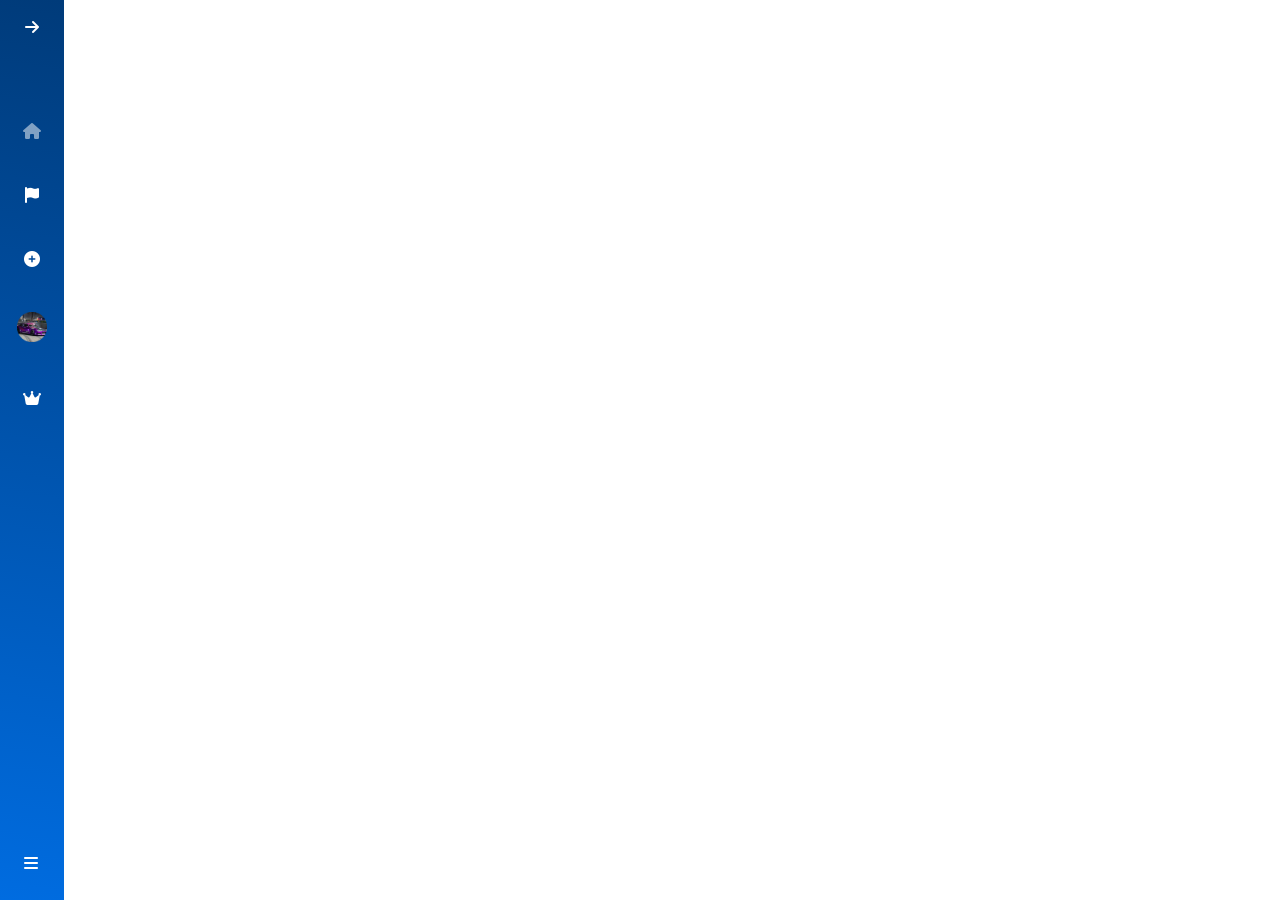
<file: public/index.html>
<!DOCTYPE html>
<html lang="en">

<head>
    <meta charset="UTF-8">
    <meta name="viewport" content="width=device-width, initial-scale=1.0">
    <title>Document</title>
    <link rel="preconnect" href="https://fonts.googleapis.com">
    <link rel="preconnect" href="https://fonts.gstatic.com" crossorigin>

    <link rel="stylesheet" href="./assets/css/style.css">
    <link rel="stylesheet" href="https://cdnjs.cloudflare.com/ajax/libs/font-awesome/6.6.0/css/all.min.css"
        integrity="sha512-Kc323vGBEqzTmouAECnVceyQqyqdsSiqLQISBL29aUW4U/M7pSPA/gEUZQqv1cwx4OnYxTxve5UMg5GT6L4JJg=="
        crossorigin="anonymous" referrerpolicy="no-referrer" />
    <link
        href="https://fonts.googleapis.com/css2?family=Roboto:ital,wght@0,100;0,300;0,400;0,500;0,700;0,900;1,100;1,300;1,400;1,500;1,700;1,900&family=Russo+One&display=swap"
        rel="stylesheet">
    
    <style>
        .material-symbols-outlined {
            font-variation-settings: 'FILL' 0, 'wght' 400, 'GRAD' 0, 'opsz' 24;
        }

        /* Estilos para esconder o texto quando a navbar está fechada */
        .navbar-item-text {
            display: none;
        }

        /* Estilos para mostrar o texto apenas quando a navbar está aberta */
        .navbar-open .navbar-item-text {
            display: inline; /* Mostra o texto quando a navbar está aberta */
        }

        .navbar-open .navbar-item-icon {
            display: inline; /* Mantenha o ícone visível */
        }

        .navbar-item-icon {
            display: none; /* Esconde o ícone quando a navbar está fechada */
        }

        .navbar-closed .navbar-item-icon {
            display: inline; /* Mostra o ícone quando a navbar está fechada */
        }
    </style>
</head>

<body>

    <header class="relative">
        <div class="fixed top-0 left-0">
            <nav id="side-menu" class="h-screen w-16 bgGradienteVertical py-4 navbar-closed">
                <ul class="h-full flex flex-col text-white">
                    <div id="arrow-container" class="flex flex-col items-center w-full px-4">
                        <div class="flex justify-end">
                            <li class="group group-duration-200 relative">
                                <i id="arrow" class="fa-solid fa-arrow-right cursor-pointer close"></i>
                                <span id="tooltip" class="hidden arrow absolute left-8 top-1/2 transform -translate-y-1/2 bg-[#16161D] text-white text-sm rounded-lg p-2 opacity-0 transition-opacity duration-200">Abrir</span>
                            </li>
                        </div>
                        <h1 id="logo" class="hidden text-3xl font-russo mt-[4rem]"><span class="text-colorLogo">Pedal</span> Events</h1>
                    </div>

                    <div id="container-items" class="flex flex-col items-center p-4 space-y-10 mt-[4rem]">
                        <li class="group group-duration-200 relative cursor-pointer icon-faded">
                            <a href="./index.html">
                                <i class="fa-solid fa-house"></i>
                                <span id="liSpans" class="hidden">Home</span>
                            </a>
                            <span id="Tooltip" class="hidden absolute left-8 top-1/2 transform -translate-y-1/2 bg-[#16161D] text-white text-sm rounded-lg p-2 opacity-0 transition-opacity duration-200">Home</span>
                        </li>
                        <li class="group relative cursor-pointer">
                            <a href="./eventos.html">
                                <i class="fa-solid fa-flag"></i>
                                <span id="liSpans" class="hidden">Eventos</span>
                            </a>
                            <span id="Tooltip" class="hidden absolute left-8 top-1/2 transform -translate-y-1/2 bg-[#16161D] text-white text-sm rounded-lg p-2 opacity-0 transition-opacity duration-200">Eventos</span>
                        </li>

                        <li id="liCriar" class="group relative cursor-pointer">
                            <a href="#">
                                <i class="fa-solid fa-circle-plus"></i>
                                <span id="liSpans" class="hidden">Criar</span>
                            </a>
                            <span id="Tooltip" class="hidden absolute left-8 top-1/2 transform -translate-y-1/2 bg-[#16161D] text-white text-sm rounded-lg p-2 opacity-0 transition-opacity duration-200">Criar</span>
                            <!-- Caixa do criar -->
                            <div id="create" class="hidden absolute w-32 rounded-xl text-center left-8 top-1/2 transform -translate-y-1/2 bg-[#16161D]">
                                <ul>
                                    <div class="">
                                        <li class="p-2 duration-200 hover:opacity-80"><a href="">Criar Pedal</a></li>
                                    </div>
                                </ul>
                            </div>
                        </li>

                        <li class="group relative cursor-pointer">
                            <a href="./perfil.html">
                                <img id="perfilImg" class="w-[25px] h-[25px] md:w-[30px] md:h-[30px] inline" src="./assets/img/person-img.png" alt="">
                                <span id="liSpans" class="hidden">Perfil</span>
                            </a>
                            <span id="Tooltip" class="hidden absolute left-8 top-1/2 transform -translate-y-1/2 bg-[#16161D] text-white text-sm rounded-lg p-2 opacity-0 transition-opacity duration-200">Perfil</span>
                        </li>
                    </div>

                    <!-- Ícone Premium em Posição Própria -->
                    <div id="container-premium" class="flex flex-col items-center mt-4 p-4">
                        <li class="group relative cursor-pointer">
                            <a href="./premium.html" class="flex items-center">
                                <i class="fa-solid fa-crown navbar-item-icon"></i>
                                <span id="liSpans" class="navbar-item-text">Premium</span>
                            </a>
                            <span id="Tooltip" class="hidden absolute left-8 top-1/2 transform -translate-y-1/2 bg-[#16161D] text-white text-sm rounded-lg p-2 opacity-0 transition-opacity duration-200">Premium</span>
                        </li>
                    </div>

                    <div id="containerMais" class="flex flex-col p-6 items-center absolute bottom-0">
                        <li id="liMais" class="group relative cursor-pointer">
                            <a href="#">
                                <i class="fa-solid fa-bars"></i>
                                <span id="liSpans" class="hidden">Mais</span>
                            </a>
                            <span id="Tooltip" class="hidden absolute left-8 top-1/2 transform -translate-y-1/2 bg-[#16161D] text-white text-sm rounded-lg p-2 opacity-0 transition-opacity duration-200">Mais</span>
                            <!-- Caixa do criar -->
                            <div id="mais" class="hidden absolute w-32 rounded-xl text-center left-8 top-1/2 transform -translate-y-1/2 bg-[#16161D]">
                                <ul>
                                    <div>
                                        <li class="p-2 duration-200 hover:opacity-80"><a href="./login.html">Sair</a></li>
                                    </div>
                                </ul>
                            </div>
                        </li>
                    </div>
                </ul>
            </nav>
        </div>
    </header>

    <main>
        <!-- Conteúdo da página principal -->
    </main>

    <script src="./assets/js/menu.js"></script>
    <script>
        // Exemplo de script para alternar a classe da navbar ao abrir e fechar
        const arrow = document.getElementById('arrow');
        const sideMenu = document.getElementById('side-menu');

        arrow.addEventListener('click', () => {
            sideMenu.classList.toggle('navbar-open');
            sideMenu.classList.toggle('navbar-closed');
        });
    </script>
</body>

</html>
</file>
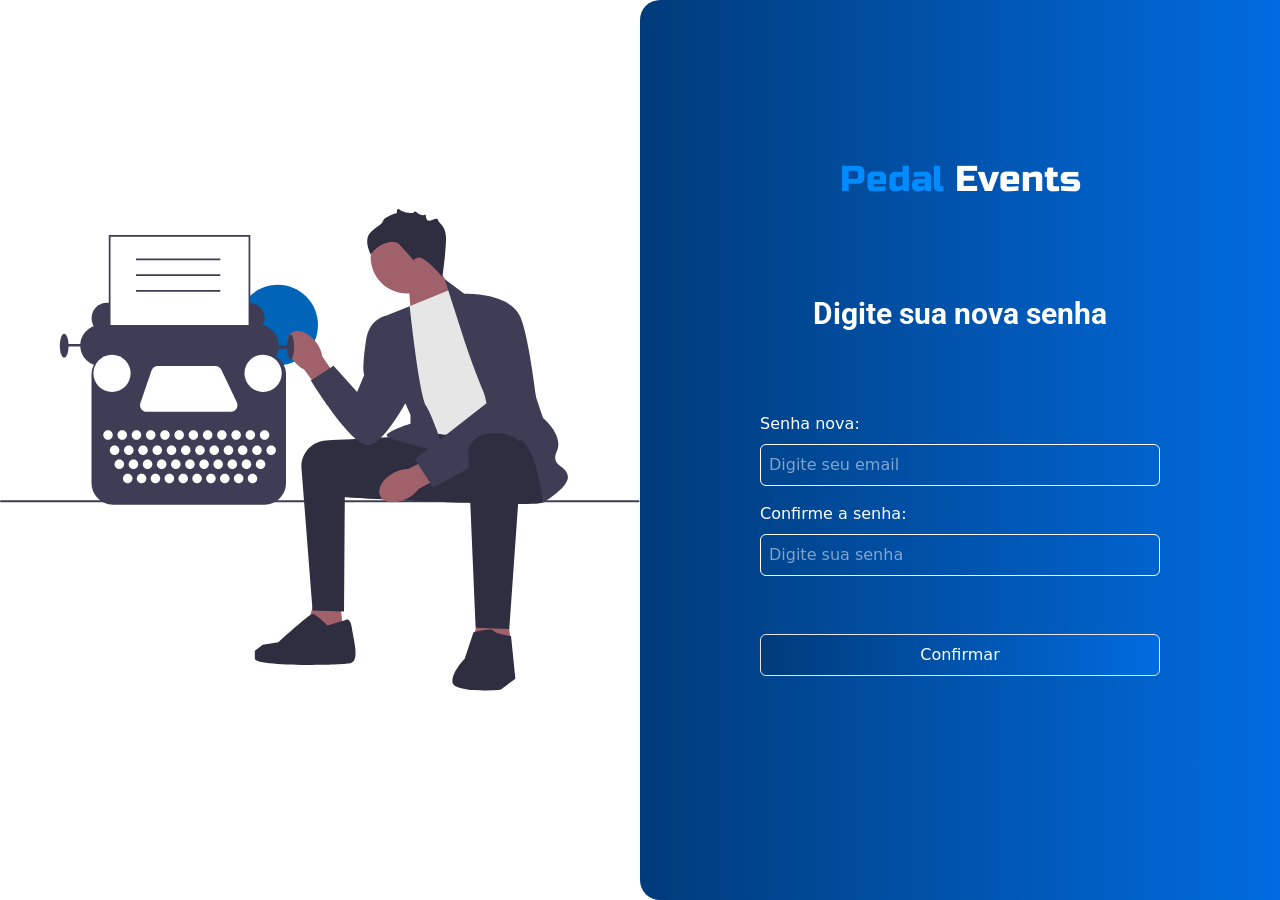
<file: public/corfimando.html>
<!DOCTYPE html>
<html lang="en">

<head>
    <meta charset="UTF-8">
    <meta name="viewport" content="width=device-width, initial-scale=1.0">
    <title>Document</title>
    <link rel="preconnect" href="https://fonts.googleapis.com">
    <link rel="preconnect" href="https://fonts.gstatic.com" crossorigin>

    <link rel="stylesheet" href="./assets/css/style.css">
    <link rel="stylesheet" href="https://cdnjs.cloudflare.com/ajax/libs/font-awesome/6.6.0/css/all.min.css"
        integrity="sha512-Kc323vGBEqzTmouAECnVceyQqyqdsSiqLQISBL29aUW4U/M7pSPA/gEUZQqv1cwx4OnYxTxve5UMg5GT6L4JJg=="
        crossorigin="anonymous" referrerpolicy="no-referrer" />
    <link
        href="https://fonts.googleapis.com/css2?family=Roboto:ital,wght@0,100;0,300;0,400;0,500;0,700;0,900;1,100;1,300;1,400;1,500;1,700;1,900&family=Russo+One&display=swap"
        rel="stylesheet">
</head>

<body class="relative ">
    <section id="redefinindo-senha" class="flex h-screen">
        <!-- img -->
        <div class="hidden lg:block lg:w-1/2 lg:flex lg:items-center relative">
            <img class="absolute inset-x-0 w-[300rem]" src="./assets/img/undraw_writer_q06d.svg" alt="">
        </div>
    
        <!-- inputs -->
        <div
            class="bgGradiente w-full flex flex-col p-[6.25rem] lg:w-1/2 lg:p-0 lg:items-center lg:rounded-tl-[1.25rem] lg:rounded-bl-[1.25rem]">
            <h1 class="text-4xl mx-auto font-russo text-white my-24 mt-[10rem]"><span class="text-colorLogo">Pedal</span>
                Events
            </h1>
    
            <p class="font-roboto text-3xl text-center mx-auto text-white font-bold mb-20">Digite sua nova senha</p>
    
            <!-- inputs do email e senha -->
            <div class="flex mx-auto flex-col space-y-4">
                <div class="flex flex-col text-white">
                    <label for="" class="mb-2">Senha nova:</label>
                    <input type="text"
                        class="w-[18.75rem] p-2 border border-white bg-transparent rounded-md placeholder-white placeholder-opacity-50 focus:outline-none lg:w-[25rem]"
                        placeholder="Digite seu email">
                </div>
                <div class="flex flex-col text-white">
                    <label for="" class="mb-2">Confirme a senha:</label>
                    <input type="text"
                        class="w-[18.75rem] p-2 border border-white bg-transparent rounded-md placeholder-white placeholder-opacity-50 focus:outline-none lg:w-[25rem]"
                        placeholder="Digite sua senha">
                </div>
            </div>
    
            <!-- botoes de recuperação de conta, continuar, e criar -->
            <div class="mx-auto text-white mt-[3.1rem] lg:w-[25rem] w-full max-w-[18.75rem] lg:max-w-[25rem]">
                <div class="flex flex-col space-y-4 text-center mt-2">
                    <button class="w-full p-2 border rounded-md bgGradiente duration-200 hover:opacity-50">Confirmar
                    </button>
                </div>
            </div>
    
        </div>
    </section>
    <script src="./assets/js/script.js"></script>
</body>

</html>
</file>
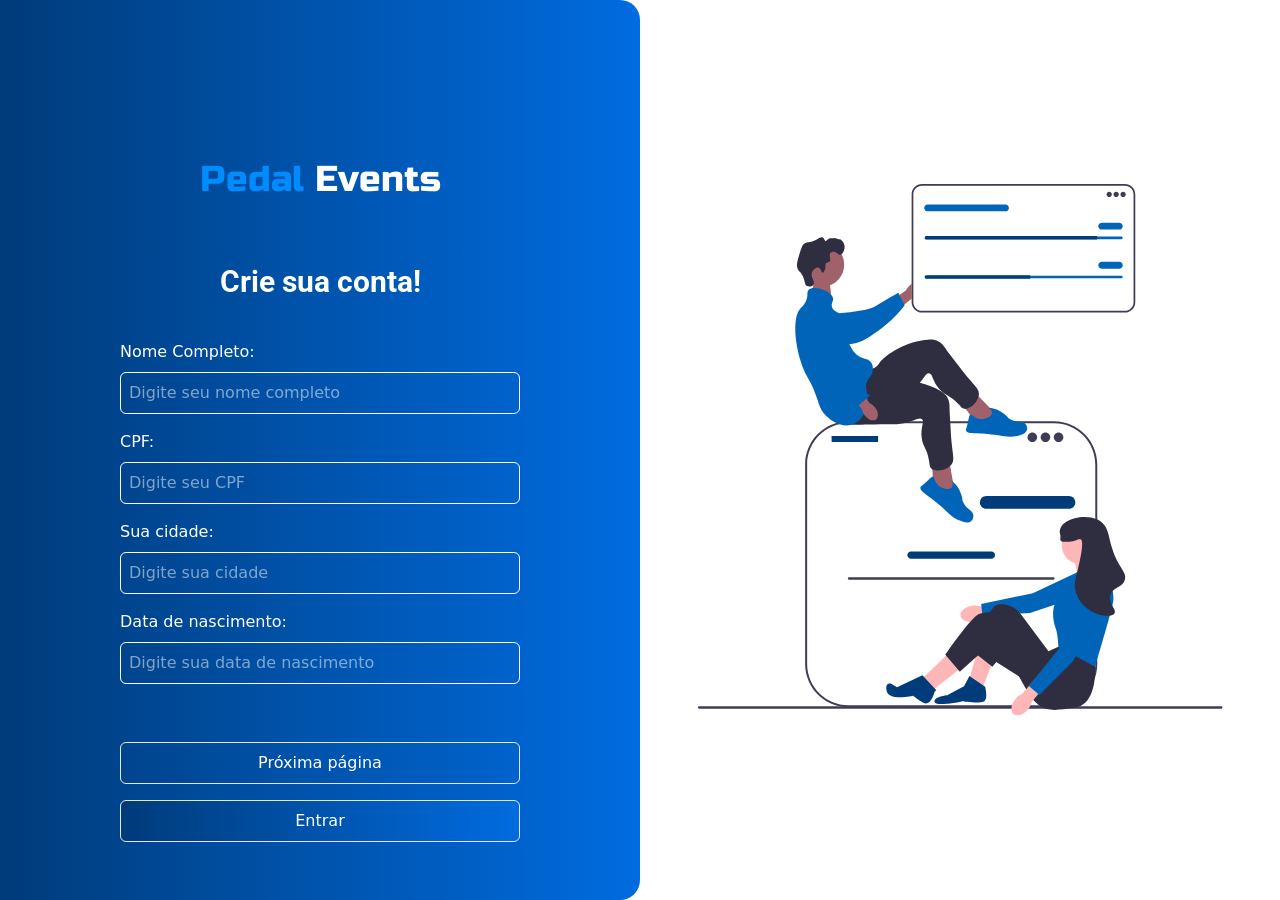
<file: public/criando.html>
<!DOCTYPE html>
<html lang="en">

<head>
    <meta charset="UTF-8">
    <meta name="viewport" content="width=device-width, initial-scale=1.0">
    <title>Document</title>
    <link rel="preconnect" href="https://fonts.googleapis.com">
    <link rel="preconnect" href="https://fonts.gstatic.com" crossorigin>

    <link rel="stylesheet" href="./assets/css/style.css">
    <link rel="stylesheet" href="https://cdnjs.cloudflare.com/ajax/libs/font-awesome/6.6.0/css/all.min.css"
        integrity="sha512-Kc323vGBEqzTmouAECnVceyQqyqdsSiqLQISBL29aUW4U/M7pSPA/gEUZQqv1cwx4OnYxTxve5UMg5GT6L4JJg=="
        crossorigin="anonymous" referrerpolicy="no-referrer" />
    <link
        href="https://fonts.googleapis.com/css2?family=Roboto:ital,wght@0,100;0,300;0,400;0,500;0,700;0,900;1,100;1,300;1,400;1,500;1,700;1,900&family=Russo+One&display=swap"
        rel="stylesheet">
</head>

<body class="relative ">
    <section id="cria-conta" class="flex h-screen">
        <!--  -->
        <form action="processa-formulario.php" method="POST"
        class="bgGradiente w-full flex flex-col p-[6.25rem] lg:w-1/2 lg:p-0 lg:items-center lg:rounded-tr-[1.25rem] lg:rounded-br-[1.25rem]">
        <h1 class="text-4xl mx-auto font-russo text-white my-10 lg:mt-[10rem] lg:mb-16">
            <span class="text-colorLogo">Pedal</span> Events
        </h1>
    
        <p class="font-roboto text-3xl text-center mx-auto text-white font-bold mb-10">Crie sua conta!</p>
    
        <!-- inputs do email e senha -->
        <div id="step1" class="flex mx-auto flex-col space-y-4">
            <div class="flex flex-col text-white">
                <label for="nomeCompleto" class="mb-2">Nome Completo:</label>
                <input type="text" id="nomeCompleto" name="nomeCompleto"
                    class="w-[18.75rem] p-2 border border-white bg-transparent rounded-md placeholder-white placeholder-opacity-50 focus:outline-none lg:w-[25rem]"
                    placeholder="Digite seu nome completo">
            </div>
            <div class="flex flex-col text-white">
                <label for="cpf" class="mb-2">CPF:</label>
                <input type="text" id="cpf" name="cpf"
                    class="w-[18.75rem] p-2 border border-white bg-transparent rounded-md placeholder-white placeholder-opacity-50 focus:outline-none lg:w-[25rem]"
                    placeholder="Digite seu CPF">
            </div>
            <div class="flex flex-col text-white">
                <label for="cidade" class="mb-2">Sua cidade:</label>
                <input type="text" id="cidade" name="cidade"
                    class="w-[18.75rem] p-2 border border-white bg-transparent rounded-md placeholder-white placeholder-opacity-50 focus:outline-none lg:w-[25rem]"
                    placeholder="Digite sua cidade">
            </div>
            <div class="flex flex-col text-white">
                <label for="dataNascimento" class="mb-2">Data de nascimento:</label>
                <input type="text" id="dataNascimento" name="dataNascimento"
                    class="w-[18.75rem] p-2 border border-white bg-transparent rounded-md placeholder-white placeholder-opacity-50 focus:outline-none lg:w-[25rem]"
                    placeholder="Digite sua data de nascimento">
            </div>
        </div>
        <div id="step2" class="hidden flex mx-auto flex-col space-y-4">
            <div class="flex flex-col text-white">
                <label for="email" class="mb-2">Email:</label>
                <input type="email" id="email" name="email"
                    class="w-[18.75rem] p-2 border border-white bg-transparent rounded-md placeholder-white placeholder-opacity-50 focus:outline-none lg:w-[25rem]"
                    placeholder="Digite seu email">
            </div>
            <div class="flex flex-col text-white">
                <label for="senha" class="mb-2">Sua senha:</label>
                <input type="password" id="senha" name="senha"
                    class="w-[18.75rem] p-2 border border-white bg-transparent rounded-md placeholder-white placeholder-opacity-50 focus:outline-none lg:w-[25rem]"
                    placeholder="Digite sua senha">
            </div>
            <div class="flex flex-col text-white">
                <label for="confirmaSenha" class="mb-2">Confirme sua senha:</label>
                <input type="password" id="confirmaSenha" name="confirmaSenha"
                    class="w-[18.75rem] p-2 border border-white bg-transparent rounded-md placeholder-white placeholder-opacity-50 focus:outline-none lg:w-[25rem]"
                    placeholder="Confirme sua senha">
            </div>
        </div>
    
        <!-- botoes de recuperação de conta, continuar, e criar -->
        <div class="mx-auto text-white mt-[3.1rem] lg:w-[25rem] w-full max-w-[18.75rem] lg:max-w-[25rem]">
            <div class="flex flex-col space-y-4 text-center mt-2">
                <!-- step1 -->
                <button type="button" id="nextBtn" class="w-full p-2 border rounded-md duration-200 hover:opacity-50">Próxima página</button>
                <a href="./login.html" id="enterBtn"
                    class="w-full p-2 border rounded-md bgGradiente duration-200 hover:opacity-50">Entrar</a>
    
                <!-- step 2 -->
                <button type="button" id="createBtn" class="hidden w-full p-2 border rounded-md duration-200 hover:opacity-50">Criar Conta!</button>
                <button type="button" id="backBtn" class="hidden w-full p-2 border rounded-md bgGradiente duration-200 hover:opacity-50">Voltar</button>
            </div>
        </div>
    </form>
    
    
        <!-- img-->
        <div id="img" class="hidden lg:block lg:w-1/2 lg:flex lg:items-center relative">
            <img class="absolute inset-x-0 mx-auto" src="./assets/img/undraw_team_up_re_84ok 1.svg" alt="">
        </div>
    </section>
        </form>
        
    <script src="./assets/js/script.js"></script>
</body>

</html>
</file>
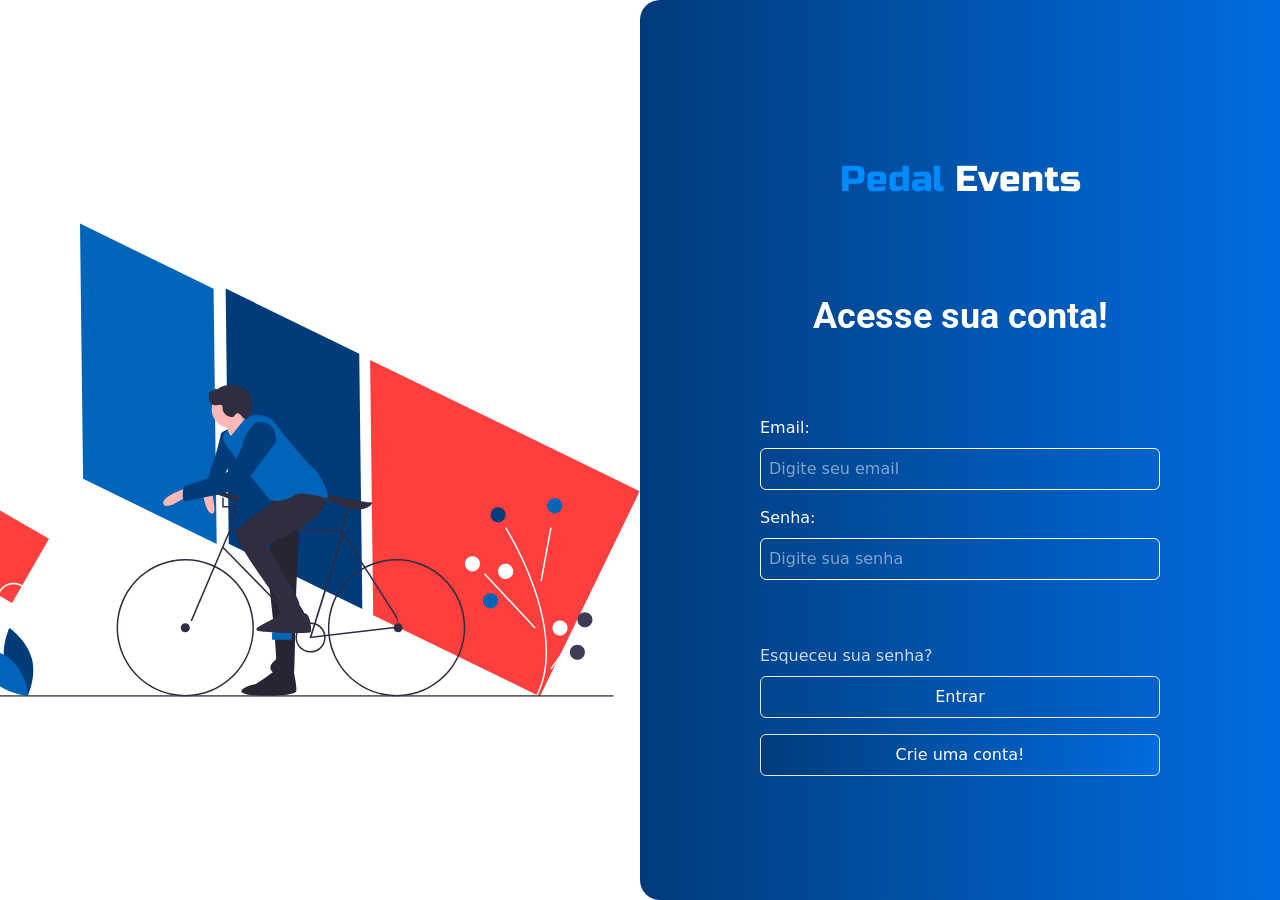
<file: public/login.html>
<!DOCTYPE html>
<html lang="en">

<head>
    <meta charset="UTF-8">
    <meta name="viewport" content="width=device-width, initial-scale=1.0">
    <title>Document</title>
    <link rel="preconnect" href="https://fonts.googleapis.com">
    <link rel="preconnect" href="https://fonts.gstatic.com" crossorigin>

    <link rel="stylesheet" href="./assets/css/style.css">
    <link rel="stylesheet" href="https://cdnjs.cloudflare.com/ajax/libs/font-awesome/6.6.0/css/all.min.css"
        integrity="sha512-Kc323vGBEqzTmouAECnVceyQqyqdsSiqLQISBL29aUW4U/M7pSPA/gEUZQqv1cwx4OnYxTxve5UMg5GT6L4JJg=="
        crossorigin="anonymous" referrerpolicy="no-referrer" />
    <link
        href="https://fonts.googleapis.com/css2?family=Roboto:ital,wght@0,100;0,300;0,400;0,500;0,700;0,900;1,100;1,300;1,400;1,500;1,700;1,900&family=Russo+One&display=swap"
        rel="stylesheet">
</head>

<body class="relative ">
    <section id="login" class="flex h-screen">
        <!-- img -->
        <div class="hidden lg:block lg:w-1/2 lg:flex lg:items-center relative">
            <img class="absolute top-1/2 transform -translate-y-1/2 w-[300rem]" src="./assets/img/undraw_biking_kc-4-f-1.svg" alt="">
        </div>
    
        <!-- inputs -->
        <div
            class="bgGradiente w-full flex flex-col p-[6.25rem] lg:w-1/2 lg:p-0 lg:items-center lg:rounded-tl-[1.25rem] lg:rounded-bl-[1.25rem]">
            <h1 class="text-4xl mx-auto font-russo text-white mt-[10rem] my-24 "><span class="text-colorLogo">Pedal</span>
                Events
            </h1>
    
            <p class="font-roboto text-4xl mx-auto text-white font-bold mb-20">Acesse sua conta!</p>
    
            <!-- inputs do email e senha -->
            <form class="flex mx-auto flex-col space-y-4">
                <div class="flex flex-col text-white">
                    <label for="" class="mb-2">Email:</label>
                    <input type="text"
                        class="w-[18.75rem] p-2 border border-white bg-transparent rounded-md placeholder-white placeholder-opacity-50 focus:outline-none lg:w-[25rem]"
                        placeholder="Digite seu email">
                </div>
                <div class="flex flex-col text-white">
                    <label for="" class="mb-2">Senha:</label>
                    <input type="text "
                        class="w-[18.75rem] mb-[3rem] p-2 border border-white bg-transparent rounded-md placeholder-white placeholder-opacity-50 focus:outline-none lg:w-[25rem]"
                        placeholder="Digite sua senha">
                </div>
    
            <!-- botoes de recuperação de conta, continuar, e criar -->
            <div class="mx-auto text-white mt-[3.1rem] lg:w-[25rem] w-full max-w-[18.75rem] lg:max-w-[25rem]">
                <a href="./redefinindo.html" class="opacity-80">Esqueceu sua senha?</a>
                <div class="flex flex-col space-y-4 text-center mt-2">
                    <a href="./index.html" class="w-full p-2 border rounded-md duration-200 hover:opacity-50">Entrar</a>
                    <a href="./criando.html" class="w-full p-2 border rounded-md bgGradiente duration-200 hover:opacity-50">Crie uma
                        conta!</a>
                </div>
            </div>
        </form>
    
    
        </div>
    </section>
    <script src="./assets/js/script.js"></script>

</body>

</html>
</file>
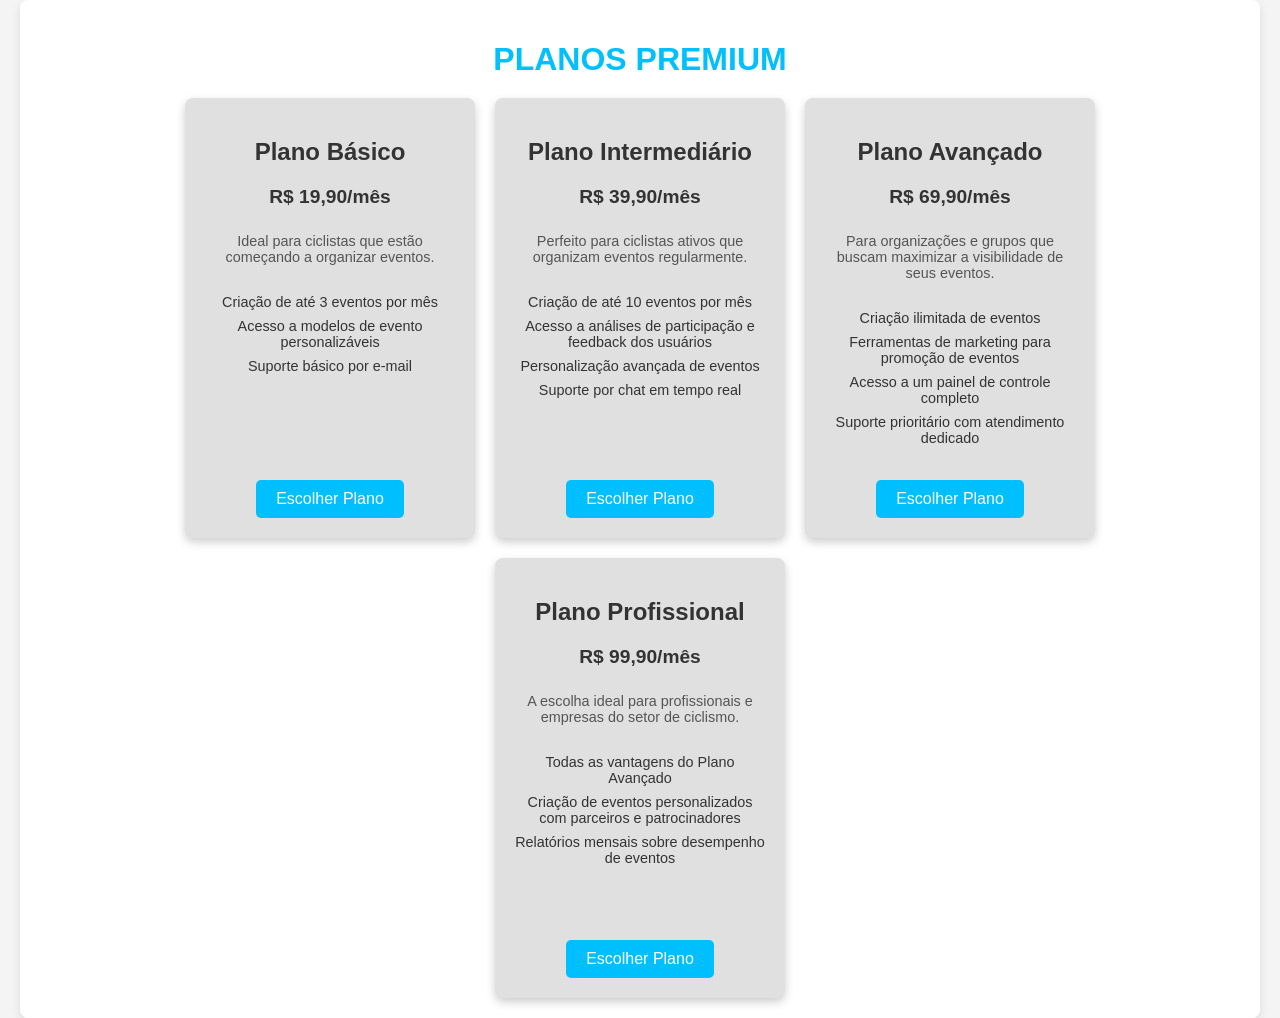
<file: public/premium.html>
<!DOCTYPE html>
<html lang="pt-br">
<head>
    <meta charset="UTF-8">
    <meta name="viewport" content="width=device-width, initial-scale=1.0">
    <title>Planos Premium - Pedal Events</title>
    <style>
        /* Estilos básicos */
        body {
            font-family: Arial, sans-serif;
            background-color: #f4f4f4;
            color: #333;
            margin: 0;
            padding: 0;
            display: flex;
            justify-content: center;
            align-items: center;
            min-height: 100vh;
        }

        .planos-container {
            max-width: 1200px;
            padding: 20px;
            text-align: center;
            background-color: #fff;
            border-radius: 8px;
            box-shadow: 0 4px 10px rgba(0, 0, 0, 0.1);
        }

        .titulo {
            font-size: 2em;
            color: #00bfff;
            text-transform: uppercase;
            margin-bottom: 20px;
        }

        .planos-grid {
            display: flex;
            flex-wrap: wrap;
            gap: 20px;
            justify-content: center;
        }

        .plano {
            display: flex; /* Adicionado para flexbox */
            flex-direction: column; /* Organiza os filhos em coluna */
            justify-content: space-between; /* Espaça os filhos igualmente */
            background-color: #e0e0e0;
            border-radius: 8px;
            width: 100%;
            max-width: 250px;
            padding: 20px;
            text-align: center;
            box-shadow: 0 4px 10px rgba(0, 0, 0, 0.2);
            height: 400px; /* Ajuste conforme necessário */
        }

        .plano h2 {
            font-size: 1.5em;
            color: #333;
            margin-bottom: 10px;
        }

        .preco {
            font-size: 1.2em;
            color: #333;
            font-weight: bold;
            margin: 10px 0;
        }

        .descricao {
            font-size: 0.9em;
            color: #555;
            margin-bottom: 15px;
        }

        .vantagens {
            list-style: none;
            padding: 0;
            font-size: 0.9em;
            color: #333;
            margin-bottom: auto; /* Adicionado para manter a margem do conteúdo superior */
        }

        .vantagens li {
            margin-bottom: 8px;
        }

        .botao-escolher {
            margin-top: 15px;
            padding: 10px 20px;
            background-color: #00bfff;
            color: #fff;
            border: none;
            border-radius: 5px;
            cursor: pointer;
            font-size: 1em;
            transition: background-color 0.3s;
            align-self: center; /* Centraliza o botão horizontalmente */
        }

        .botao-escolher:hover {
            background-color: #009fcc;
        }
    </style>
</head>
<body>
    <div class="planos-container">
        <h1 class="titulo">Planos Premium</h1>

        <div class="planos-grid">
            <div class="plano">
                <h2>Plano Básico</h2>
                <p class="preco">R$ 19,90/mês</p>
                <p class="descricao">Ideal para ciclistas que estão começando a organizar eventos.</p>
                <ul class="vantagens">
                    <li>Criação de até 3 eventos por mês</li>
                    <li>Acesso a modelos de evento personalizáveis</li>
                    <li>Suporte básico por e-mail</li>
                </ul>
                <button class="botao-escolher">Escolher Plano</button>
            </div>

            <div class="plano">
                <h2>Plano Intermediário</h2>
                <p class="preco">R$ 39,90/mês</p>
                <p class="descricao">Perfeito para ciclistas ativos que organizam eventos regularmente.</p>
                <ul class="vantagens">
                    <li>Criação de até 10 eventos por mês</li>
                    <li>Acesso a análises de participação e feedback dos usuários</li>
                    <li>Personalização avançada de eventos</li>
                    <li>Suporte por chat em tempo real</li>
                </ul>
                <button class="botao-escolher">Escolher Plano</button>
            </div>

            <div class="plano">
                <h2>Plano Avançado</h2>
                <p class="preco">R$ 69,90/mês</p>
                <p class="descricao">Para organizações e grupos que buscam maximizar a visibilidade de seus eventos.</p>
                <ul class="vantagens">
                    <li>Criação ilimitada de eventos</li>
                    <li>Ferramentas de marketing para promoção de eventos</li>
                    <li>Acesso a um painel de controle completo</li>
                    <li>Suporte prioritário com atendimento dedicado</li>
                </ul>
                <button class="botao-escolher">Escolher Plano</button>
            </div>

            <div class="plano">
                <h2>Plano Profissional</h2>
                <p class="preco">R$ 99,90/mês</p>
                <p class="descricao">A escolha ideal para profissionais e empresas do setor de ciclismo.</p>
                <ul class="vantagens">
                    <li>Todas as vantagens do Plano Avançado</li>
                    <li>Criação de eventos personalizados com parceiros e patrocinadores</li>
                    <li>Relatórios mensais sobre desempenho de eventos</li>
                </ul>
                <button class="botao-escolher">Escolher Plano</button>
            </div>
        </div>
    </div>
</body>
</html>
</file>
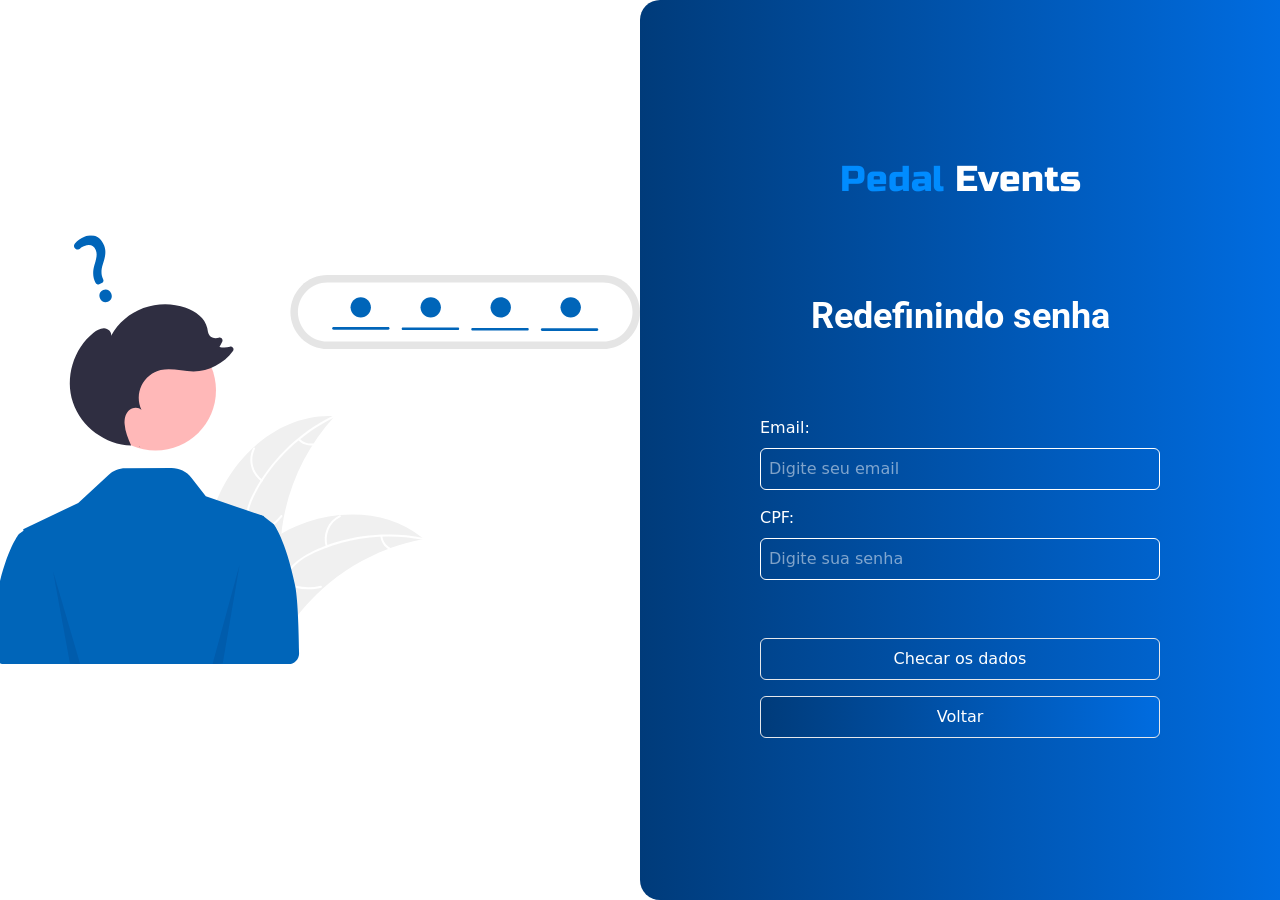
<file: public/redefinindo.html>
<!DOCTYPE html>
<html lang="en">

<head>
    <meta charset="UTF-8">
    <meta name="viewport" content="width=device-width, initial-scale=1.0">
    <title>Document</title>
    <link rel="preconnect" href="https://fonts.googleapis.com">
    <link rel="preconnect" href="https://fonts.gstatic.com" crossorigin>

    <link rel="stylesheet" href="./assets/css/style.css">
    <link rel="stylesheet" href="https://cdnjs.cloudflare.com/ajax/libs/font-awesome/6.6.0/css/all.min.css"
        integrity="sha512-Kc323vGBEqzTmouAECnVceyQqyqdsSiqLQISBL29aUW4U/M7pSPA/gEUZQqv1cwx4OnYxTxve5UMg5GT6L4JJg=="
        crossorigin="anonymous" referrerpolicy="no-referrer" />
    <link
        href="https://fonts.googleapis.com/css2?family=Roboto:ital,wght@0,100;0,300;0,400;0,500;0,700;0,900;1,100;1,300;1,400;1,500;1,700;1,900&family=Russo+One&display=swap"
        rel="stylesheet">
</head>

<body class="relative ">
    <section id="redefinindo-senha" class="flex h-screen">
        <!-- img -->
        <div class="hidden lg:block lg:w-1/2 lg:flex lg:items-center relative">
            <img class="absolute top-1/2 transform -translate-y-1/2 w-[300rem]" src="./assets/img/undraw_forgot_password_re_hxwm 3.svg" alt="">
        </div>
    
        <!-- inputs -->
        <form
            class="bgGradiente w-full flex flex-col p-[6.25rem] lg:w-1/2 lg:p-0 lg:items-center lg:rounded-tl-[1.25rem] lg:rounded-bl-[1.25rem]">
            <h1 class="text-4xl mx-auto font-russo text-white my-24 mt-[10rem]"><span class="text-colorLogo">Pedal</span>
                Events
            </h1>
    
            <p class="font-roboto text-4xl text-center mx-auto text-white font-bold mb-20">Redefinindo senha</p>
    
            <!-- inputs do email e senha -->
            <div class="flex mx-auto flex-col space-y-4">
                <div class="flex flex-col text-white">
                    <label for="" class="mb-2">Email:</label>
                    <input type="text"
                        class="w-[18.75rem] p-2 border border-white bg-transparent rounded-md placeholder-white placeholder-opacity-50 focus:outline-none lg:w-[25rem]"
                        placeholder="Digite seu email">
                </div>
                <div class="flex flex-col text-white">
                    <label for="" class="mb-2">CPF:</label>
                    <input type="text"
                        class="w-[18.75rem] p-2 border border-white bg-transparent rounded-md placeholder-white placeholder-opacity-50 focus:outline-none lg:w-[25rem]"
                        placeholder="Digite sua senha">
                </div>
            </div>
    
            <!-- botoes de recuperação de conta, continuar, e criar -->
            <div class="mx-auto text-white mt-[3.1rem] lg:w-[25rem] w-full max-w-[18.75rem] lg:max-w-[25rem]">
                <div class="flex flex-col space-y-4 text-center mt-2">
                    <a href="./corfimando.html" class="w-full p-2 border rounded-md duration-200 hover:opacity-50">Checar os dados</a>
                    <a href="./login.html"
                        class="w-full p-2 border rounded-md bgGradiente duration-200 hover:opacity-50">Voltar</a>
                </div>
            </div>
    
        </form>
    </section>
    <script src="./assets/js/script.js"></script>
</body>

</html>
</file>
<file: public/assets/css/style.css>
/*
! tailwindcss v3.4.10 | MIT License | https://tailwindcss.com
*/

/*
1. Prevent padding and border from affecting element width. (https://github.com/mozdevs/cssremedy/issues/4)
2. Allow adding a border to an element by just adding a border-width. (https://github.com/tailwindcss/tailwindcss/pull/116)
*/

*,
::before,
::after {
  box-sizing: border-box;
  /* 1 */
  border-width: 0;
  /* 2 */
  border-style: solid;
  /* 2 */
  border-color: #e5e7eb;
  /* 2 */
}

::before,
::after {
  --tw-content: '';
}

/*
1. Use a consistent sensible line-height in all browsers.
2. Prevent adjustments of font size after orientation changes in iOS.
3. Use a more readable tab size.
4. Use the user's configured `sans` font-family by default.
5. Use the user's configured `sans` font-feature-settings by default.
6. Use the user's configured `sans` font-variation-settings by default.
7. Disable tap highlights on iOS
*/

html,
:host {
  line-height: 1.5;
  /* 1 */
  -webkit-text-size-adjust: 100%;
  /* 2 */
  -moz-tab-size: 4;
  /* 3 */
  -o-tab-size: 4;
     tab-size: 4;
  /* 3 */
  font-family: ui-sans-serif, system-ui, sans-serif, "Apple Color Emoji", "Segoe UI Emoji", "Segoe UI Symbol", "Noto Color Emoji";
  /* 4 */
  font-feature-settings: normal;
  /* 5 */
  font-variation-settings: normal;
  /* 6 */
  -webkit-tap-highlight-color: transparent;
  /* 7 */
}

/*
1. Remove the margin in all browsers.
2. Inherit line-height from `html` so users can set them as a class directly on the `html` element.
*/

body {
  margin: 0;
  /* 1 */
  line-height: inherit;
  /* 2 */
}

/*
1. Add the correct height in Firefox.
2. Correct the inheritance of border color in Firefox. (https://bugzilla.mozilla.org/show_bug.cgi?id=190655)
3. Ensure horizontal rules are visible by default.
*/

hr {
  height: 0;
  /* 1 */
  color: inherit;
  /* 2 */
  border-top-width: 1px;
  /* 3 */
}

/*
Add the correct text decoration in Chrome, Edge, and Safari.
*/

abbr:where([title]) {
  -webkit-text-decoration: underline dotted;
          text-decoration: underline dotted;
}

/*
Remove the default font size and weight for headings.
*/

h1,
h2,
h3,
h4,
h5,
h6 {
  font-size: inherit;
  font-weight: inherit;
}

/*
Reset links to optimize for opt-in styling instead of opt-out.
*/

a {
  color: inherit;
  text-decoration: inherit;
}

/*
Add the correct font weight in Edge and Safari.
*/

b,
strong {
  font-weight: bolder;
}

/*
1. Use the user's configured `mono` font-family by default.
2. Use the user's configured `mono` font-feature-settings by default.
3. Use the user's configured `mono` font-variation-settings by default.
4. Correct the odd `em` font sizing in all browsers.
*/

code,
kbd,
samp,
pre {
  font-family: ui-monospace, SFMono-Regular, Menlo, Monaco, Consolas, "Liberation Mono", "Courier New", monospace;
  /* 1 */
  font-feature-settings: normal;
  /* 2 */
  font-variation-settings: normal;
  /* 3 */
  font-size: 1em;
  /* 4 */
}

/*
Add the correct font size in all browsers.
*/

small {
  font-size: 80%;
}

/*
Prevent `sub` and `sup` elements from affecting the line height in all browsers.
*/

sub,
sup {
  font-size: 75%;
  line-height: 0;
  position: relative;
  vertical-align: baseline;
}

sub {
  bottom: -0.25em;
}

sup {
  top: -0.5em;
}

/*
1. Remove text indentation from table contents in Chrome and Safari. (https://bugs.chromium.org/p/chromium/issues/detail?id=999088, https://bugs.webkit.org/show_bug.cgi?id=201297)
2. Correct table border color inheritance in all Chrome and Safari. (https://bugs.chromium.org/p/chromium/issues/detail?id=935729, https://bugs.webkit.org/show_bug.cgi?id=195016)
3. Remove gaps between table borders by default.
*/

table {
  text-indent: 0;
  /* 1 */
  border-color: inherit;
  /* 2 */
  border-collapse: collapse;
  /* 3 */
}

/*
1. Change the font styles in all browsers.
2. Remove the margin in Firefox and Safari.
3. Remove default padding in all browsers.
*/

button,
input,
optgroup,
select,
textarea {
  font-family: inherit;
  /* 1 */
  font-feature-settings: inherit;
  /* 1 */
  font-variation-settings: inherit;
  /* 1 */
  font-size: 100%;
  /* 1 */
  font-weight: inherit;
  /* 1 */
  line-height: inherit;
  /* 1 */
  letter-spacing: inherit;
  /* 1 */
  color: inherit;
  /* 1 */
  margin: 0;
  /* 2 */
  padding: 0;
  /* 3 */
}

/*
Remove the inheritance of text transform in Edge and Firefox.
*/

button,
select {
  text-transform: none;
}

/*
1. Correct the inability to style clickable types in iOS and Safari.
2. Remove default button styles.
*/

button,
input:where([type='button']),
input:where([type='reset']),
input:where([type='submit']) {
  -webkit-appearance: button;
  /* 1 */
  background-color: transparent;
  /* 2 */
  background-image: none;
  /* 2 */
}

/*
Use the modern Firefox focus style for all focusable elements.
*/

:-moz-focusring {
  outline: auto;
}

/*
Remove the additional `:invalid` styles in Firefox. (https://github.com/mozilla/gecko-dev/blob/2f9eacd9d3d995c937b4251a5557d95d494c9be1/layout/style/res/forms.css#L728-L737)
*/

:-moz-ui-invalid {
  box-shadow: none;
}

/*
Add the correct vertical alignment in Chrome and Firefox.
*/

progress {
  vertical-align: baseline;
}

/*
Correct the cursor style of increment and decrement buttons in Safari.
*/

::-webkit-inner-spin-button,
::-webkit-outer-spin-button {
  height: auto;
}

/*
1. Correct the odd appearance in Chrome and Safari.
2. Correct the outline style in Safari.
*/

[type='search'] {
  -webkit-appearance: textfield;
  /* 1 */
  outline-offset: -2px;
  /* 2 */
}

/*
Remove the inner padding in Chrome and Safari on macOS.
*/

::-webkit-search-decoration {
  -webkit-appearance: none;
}

/*
1. Correct the inability to style clickable types in iOS and Safari.
2. Change font properties to `inherit` in Safari.
*/

::-webkit-file-upload-button {
  -webkit-appearance: button;
  /* 1 */
  font: inherit;
  /* 2 */
}

/*
Add the correct display in Chrome and Safari.
*/

summary {
  display: list-item;
}

/*
Removes the default spacing and border for appropriate elements.
*/

blockquote,
dl,
dd,
h1,
h2,
h3,
h4,
h5,
h6,
hr,
figure,
p,
pre {
  margin: 0;
}

fieldset {
  margin: 0;
  padding: 0;
}

legend {
  padding: 0;
}

ol,
ul,
menu {
  list-style: none;
  margin: 0;
  padding: 0;
}

/*
Reset default styling for dialogs.
*/

dialog {
  padding: 0;
}

/*
Prevent resizing textareas horizontally by default.
*/

textarea {
  resize: vertical;
}

/*
1. Reset the default placeholder opacity in Firefox. (https://github.com/tailwindlabs/tailwindcss/issues/3300)
2. Set the default placeholder color to the user's configured gray 400 color.
*/

input::-moz-placeholder, textarea::-moz-placeholder {
  opacity: 1;
  /* 1 */
  color: #9ca3af;
  /* 2 */
}

input::placeholder,
textarea::placeholder {
  opacity: 1;
  /* 1 */
  color: #9ca3af;
  /* 2 */
}

/*
Set the default cursor for buttons.
*/

button,
[role="button"] {
  cursor: pointer;
}

/*
Make sure disabled buttons don't get the pointer cursor.
*/

:disabled {
  cursor: default;
}

/*
1. Make replaced elements `display: block` by default. (https://github.com/mozdevs/cssremedy/issues/14)
2. Add `vertical-align: middle` to align replaced elements more sensibly by default. (https://github.com/jensimmons/cssremedy/issues/14#issuecomment-634934210)
   This can trigger a poorly considered lint error in some tools but is included by design.
*/

img,
svg,
video,
canvas,
audio,
iframe,
embed,
object {
  display: block;
  /* 1 */
  vertical-align: middle;
  /* 2 */
}

/*
Constrain images and videos to the parent width and preserve their intrinsic aspect ratio. (https://github.com/mozdevs/cssremedy/issues/14)
*/

img,
video {
  max-width: 100%;
  height: auto;
}

/* Make elements with the HTML hidden attribute stay hidden by default */

[hidden] {
  display: none;
}

*, ::before, ::after {
  --tw-border-spacing-x: 0;
  --tw-border-spacing-y: 0;
  --tw-translate-x: 0;
  --tw-translate-y: 0;
  --tw-rotate: 0;
  --tw-skew-x: 0;
  --tw-skew-y: 0;
  --tw-scale-x: 1;
  --tw-scale-y: 1;
  --tw-pan-x:  ;
  --tw-pan-y:  ;
  --tw-pinch-zoom:  ;
  --tw-scroll-snap-strictness: proximity;
  --tw-gradient-from-position:  ;
  --tw-gradient-via-position:  ;
  --tw-gradient-to-position:  ;
  --tw-ordinal:  ;
  --tw-slashed-zero:  ;
  --tw-numeric-figure:  ;
  --tw-numeric-spacing:  ;
  --tw-numeric-fraction:  ;
  --tw-ring-inset:  ;
  --tw-ring-offset-width: 0px;
  --tw-ring-offset-color: #fff;
  --tw-ring-color: rgb(59 130 246 / 0.5);
  --tw-ring-offset-shadow: 0 0 #0000;
  --tw-ring-shadow: 0 0 #0000;
  --tw-shadow: 0 0 #0000;
  --tw-shadow-colored: 0 0 #0000;
  --tw-blur:  ;
  --tw-brightness:  ;
  --tw-contrast:  ;
  --tw-grayscale:  ;
  --tw-hue-rotate:  ;
  --tw-invert:  ;
  --tw-saturate:  ;
  --tw-sepia:  ;
  --tw-drop-shadow:  ;
  --tw-backdrop-blur:  ;
  --tw-backdrop-brightness:  ;
  --tw-backdrop-contrast:  ;
  --tw-backdrop-grayscale:  ;
  --tw-backdrop-hue-rotate:  ;
  --tw-backdrop-invert:  ;
  --tw-backdrop-opacity:  ;
  --tw-backdrop-saturate:  ;
  --tw-backdrop-sepia:  ;
  --tw-contain-size:  ;
  --tw-contain-layout:  ;
  --tw-contain-paint:  ;
  --tw-contain-style:  ;
}

::backdrop {
  --tw-border-spacing-x: 0;
  --tw-border-spacing-y: 0;
  --tw-translate-x: 0;
  --tw-translate-y: 0;
  --tw-rotate: 0;
  --tw-skew-x: 0;
  --tw-skew-y: 0;
  --tw-scale-x: 1;
  --tw-scale-y: 1;
  --tw-pan-x:  ;
  --tw-pan-y:  ;
  --tw-pinch-zoom:  ;
  --tw-scroll-snap-strictness: proximity;
  --tw-gradient-from-position:  ;
  --tw-gradient-via-position:  ;
  --tw-gradient-to-position:  ;
  --tw-ordinal:  ;
  --tw-slashed-zero:  ;
  --tw-numeric-figure:  ;
  --tw-numeric-spacing:  ;
  --tw-numeric-fraction:  ;
  --tw-ring-inset:  ;
  --tw-ring-offset-width: 0px;
  --tw-ring-offset-color: #fff;
  --tw-ring-color: rgb(59 130 246 / 0.5);
  --tw-ring-offset-shadow: 0 0 #0000;
  --tw-ring-shadow: 0 0 #0000;
  --tw-shadow: 0 0 #0000;
  --tw-shadow-colored: 0 0 #0000;
  --tw-blur:  ;
  --tw-brightness:  ;
  --tw-contrast:  ;
  --tw-grayscale:  ;
  --tw-hue-rotate:  ;
  --tw-invert:  ;
  --tw-saturate:  ;
  --tw-sepia:  ;
  --tw-drop-shadow:  ;
  --tw-backdrop-blur:  ;
  --tw-backdrop-brightness:  ;
  --tw-backdrop-contrast:  ;
  --tw-backdrop-grayscale:  ;
  --tw-backdrop-hue-rotate:  ;
  --tw-backdrop-invert:  ;
  --tw-backdrop-opacity:  ;
  --tw-backdrop-saturate:  ;
  --tw-backdrop-sepia:  ;
  --tw-contain-size:  ;
  --tw-contain-layout:  ;
  --tw-contain-paint:  ;
  --tw-contain-style:  ;
}

.container {
  width: 100%;
}

@media (min-width: 640px) {
  .container {
    max-width: 640px;
  }
}

@media (min-width: 768px) {
  .container {
    max-width: 768px;
  }
}

@media (min-width: 1024px) {
  .container {
    max-width: 1024px;
  }
}

@media (min-width: 1280px) {
  .container {
    max-width: 1280px;
  }
}

@media (min-width: 1536px) {
  .container {
    max-width: 1536px;
  }
}

.fixed {
  position: fixed;
}

.absolute {
  position: absolute;
}

.relative {
  position: relative;
}

.inset-x-0 {
  left: 0px;
  right: 0px;
}

.inset-y-0 {
  top: 0px;
  bottom: 0px;
}

.bottom-0 {
  bottom: 0px;
}

.bottom-4 {
  bottom: 1rem;
}

.left-0 {
  left: 0px;
}

.left-8 {
  left: 2rem;
}

.left-\[4rem\] {
  left: 4rem;
}

.right-4 {
  right: 1rem;
}

.top-0 {
  top: 0px;
}

.top-1\/2 {
  top: 50%;
}

.m-\[5rem\] {
  margin: 5rem;
}

.m-10 {
  margin: 2.5rem;
}

.m-\[10rem\] {
  margin: 10rem;
}

.m-8 {
  margin: 2rem;
}

.mx-16 {
  margin-left: 4rem;
  margin-right: 4rem;
}

.mx-auto {
  margin-left: auto;
  margin-right: auto;
}

.my-10 {
  margin-top: 2.5rem;
  margin-bottom: 2.5rem;
}

.my-24 {
  margin-top: 6rem;
  margin-bottom: 6rem;
}

.mb-10 {
  margin-bottom: 2.5rem;
}

.mb-2 {
  margin-bottom: 0.5rem;
}

.mb-20 {
  margin-bottom: 5rem;
}

.mb-4 {
  margin-bottom: 1rem;
}

.mb-\[3rem\] {
  margin-bottom: 3rem;
}

.mt-10 {
  margin-top: 2.5rem;
}

.mt-2 {
  margin-top: 0.5rem;
}

.mt-4 {
  margin-top: 1rem;
}

.mt-6 {
  margin-top: 1.5rem;
}

.mt-8 {
  margin-top: 2rem;
}

.mt-\[10rem\] {
  margin-top: 10rem;
}

.mt-\[3\.1rem\] {
  margin-top: 3.1rem;
}

.mt-\[4rem\] {
  margin-top: 4rem;
}

.mb-8 {
  margin-bottom: 2rem;
}

.inline {
  display: inline;
}

.flex {
  display: flex;
}

.hidden {
  display: none;
}

.h-\[13\.8rem\] {
  height: 13.8rem;
}

.h-\[14\.5rem\] {
  height: 14.5rem;
}

.h-\[25px\] {
  height: 25px;
}

.h-\[25rem\] {
  height: 25rem;
}

.h-\[3\.75rem\] {
  height: 3.75rem;
}

.h-full {
  height: 100%;
}

.h-screen {
  height: 100vh;
}

.h-\[100vh\] {
  height: 100vh;
}

.w-16 {
  width: 4rem;
}

.w-32 {
  width: 8rem;
}

.w-\[18\.75rem\] {
  width: 18.75rem;
}

.w-\[20\%\] {
  width: 20%;
}

.w-\[22rem\] {
  width: 22rem;
}

.w-\[24rem\] {
  width: 24rem;
}

.w-\[25px\] {
  width: 25px;
}

.w-\[3\.75rem\] {
  width: 3.75rem;
}

.w-\[300rem\] {
  width: 300rem;
}

.w-\[50\%\] {
  width: 50%;
}

.w-\[80\%\] {
  width: 80%;
}

.w-full {
  width: 100%;
}

.max-w-\[18\.75rem\] {
  max-width: 18.75rem;
}

.flex-1 {
  flex: 1 1 0%;
}

.-translate-y-1\/2 {
  --tw-translate-y: -50%;
  transform: translate(var(--tw-translate-x), var(--tw-translate-y)) rotate(var(--tw-rotate)) skewX(var(--tw-skew-x)) skewY(var(--tw-skew-y)) scaleX(var(--tw-scale-x)) scaleY(var(--tw-scale-y));
}

.transform {
  transform: translate(var(--tw-translate-x), var(--tw-translate-y)) rotate(var(--tw-rotate)) skewX(var(--tw-skew-x)) skewY(var(--tw-skew-y)) scaleX(var(--tw-scale-x)) scaleY(var(--tw-scale-y));
}

.cursor-pointer {
  cursor: pointer;
}

.flex-col {
  flex-direction: column;
}

.items-center {
  align-items: center;
}

.justify-end {
  justify-content: flex-end;
}

.justify-center {
  justify-content: center;
}

.justify-between {
  justify-content: space-between;
}

.space-x-4 > :not([hidden]) ~ :not([hidden]) {
  --tw-space-x-reverse: 0;
  margin-right: calc(1rem * var(--tw-space-x-reverse));
  margin-left: calc(1rem * calc(1 - var(--tw-space-x-reverse)));
}

.space-x-6 > :not([hidden]) ~ :not([hidden]) {
  --tw-space-x-reverse: 0;
  margin-right: calc(1.5rem * var(--tw-space-x-reverse));
  margin-left: calc(1.5rem * calc(1 - var(--tw-space-x-reverse)));
}

.space-x-8 > :not([hidden]) ~ :not([hidden]) {
  --tw-space-x-reverse: 0;
  margin-right: calc(2rem * var(--tw-space-x-reverse));
  margin-left: calc(2rem * calc(1 - var(--tw-space-x-reverse)));
}

.space-y-10 > :not([hidden]) ~ :not([hidden]) {
  --tw-space-y-reverse: 0;
  margin-top: calc(2.5rem * calc(1 - var(--tw-space-y-reverse)));
  margin-bottom: calc(2.5rem * var(--tw-space-y-reverse));
}

.space-y-4 > :not([hidden]) ~ :not([hidden]) {
  --tw-space-y-reverse: 0;
  margin-top: calc(1rem * calc(1 - var(--tw-space-y-reverse)));
  margin-bottom: calc(1rem * var(--tw-space-y-reverse));
}

.overflow-y-auto {
  overflow-y: auto;
}

.rounded-2xl {
  border-radius: 1rem;
}

.rounded-\[50\%\] {
  border-radius: 50%;
}

.rounded-lg {
  border-radius: 0.5rem;
}

.rounded-md {
  border-radius: 0.375rem;
}

.rounded-xl {
  border-radius: 0.75rem;
}

.rounded-t-3xl {
  border-top-left-radius: 1.5rem;
  border-top-right-radius: 1.5rem;
}

.border {
  border-width: 1px;
}

.border-b {
  border-bottom-width: 1px;
}

.border-gray-600 {
  --tw-border-opacity: 1;
  border-color: rgb(75 85 99 / var(--tw-border-opacity));
}

.border-white {
  --tw-border-opacity: 1;
  border-color: rgb(255 255 255 / var(--tw-border-opacity));
}

.bg-\[\#003B7A\] {
  --tw-bg-opacity: 1;
  background-color: rgb(0 59 122 / var(--tw-bg-opacity));
}

.bg-\[\#0065B9\] {
  --tw-bg-opacity: 1;
  background-color: rgb(0 101 185 / var(--tw-bg-opacity));
}

.bg-\[\#006CE0\] {
  --tw-bg-opacity: 1;
  background-color: rgb(0 108 224 / var(--tw-bg-opacity));
}

.bg-\[\#16161D\] {
  --tw-bg-opacity: 1;
  background-color: rgb(22 22 29 / var(--tw-bg-opacity));
}

.bg-red-400 {
  --tw-bg-opacity: 1;
  background-color: rgb(248 113 113 / var(--tw-bg-opacity));
}

.bg-red-500 {
  --tw-bg-opacity: 1;
  background-color: rgb(239 68 68 / var(--tw-bg-opacity));
}

.bg-transparent {
  background-color: transparent;
}

.bg-white {
  --tw-bg-opacity: 1;
  background-color: rgb(255 255 255 / var(--tw-bg-opacity));
}

.p-2 {
  padding: 0.5rem;
}

.p-20 {
  padding: 5rem;
}

.p-4 {
  padding: 1rem;
}

.p-6 {
  padding: 1.5rem;
}

.p-\[6\.25rem\] {
  padding: 6.25rem;
}

.p-8 {
  padding: 2rem;
}

.px-4 {
  padding-left: 1rem;
  padding-right: 1rem;
}

.px-6 {
  padding-left: 1.5rem;
  padding-right: 1.5rem;
}

.py-2 {
  padding-top: 0.5rem;
  padding-bottom: 0.5rem;
}

.py-4 {
  padding-top: 1rem;
  padding-bottom: 1rem;
}

.pt-8 {
  padding-top: 2rem;
}

.text-center {
  text-align: center;
}

.font-roboto {
  font-family: Roboto, sans;
}

.font-russo {
  font-family: Russo One, sans-serif;
}

.text-2xl {
  font-size: 1.5rem;
  line-height: 2rem;
}

.text-3xl {
  font-size: 1.875rem;
  line-height: 2.25rem;
}

.text-4xl {
  font-size: 2.25rem;
  line-height: 2.5rem;
}

.text-sm {
  font-size: 0.875rem;
  line-height: 1.25rem;
}

.text-xl {
  font-size: 1.25rem;
  line-height: 1.75rem;
}

.font-bold {
  font-weight: 700;
}

.font-medium {
  font-weight: 500;
}

.text-black {
  --tw-text-opacity: 1;
  color: rgb(0 0 0 / var(--tw-text-opacity));
}

.text-colorLogo {
  --tw-text-opacity: 1;
  color: hsl(207 100% 50% / var(--tw-text-opacity));
}

.text-white {
  --tw-text-opacity: 1;
  color: rgb(255 255 255 / var(--tw-text-opacity));
}

.placeholder-white::-moz-placeholder {
  --tw-placeholder-opacity: 1;
  color: rgb(255 255 255 / var(--tw-placeholder-opacity));
}

.placeholder-white::placeholder {
  --tw-placeholder-opacity: 1;
  color: rgb(255 255 255 / var(--tw-placeholder-opacity));
}

.placeholder-opacity-50::-moz-placeholder {
  --tw-placeholder-opacity: 0.5;
}

.placeholder-opacity-50::placeholder {
  --tw-placeholder-opacity: 0.5;
}

.opacity-0 {
  opacity: 0;
}

.opacity-80 {
  opacity: 0.8;
}

.shadow-2xl {
  --tw-shadow: 0 25px 50px -12px rgb(0 0 0 / 0.25);
  --tw-shadow-colored: 0 25px 50px -12px var(--tw-shadow-color);
  box-shadow: var(--tw-ring-offset-shadow, 0 0 #0000), var(--tw-ring-shadow, 0 0 #0000), var(--tw-shadow);
}

.outline-none {
  outline: 2px solid transparent;
  outline-offset: 2px;
}

.transition-opacity {
  transition-property: opacity;
  transition-timing-function: cubic-bezier(0.4, 0, 0.2, 1);
  transition-duration: 150ms;
}

.duration-200 {
  transition-duration: 200ms;
}

body {
  overflow-x: hidden;
}

#side-menu {
  z-index: 50 !important;
  width: 4rem;
  transition: width 0.4s;
}

#side-menu.open {
  width: 16rem;
}

#container-items {
  transition: all 0.4s;
}

#buscaAmigos {
  z-index: -1;
}

#buscaAmigos.close {
  width: 0%;
  transition: width 0.5s;
}

#buscaAmigos.open {
  transition: width 0.5s;
  width: 24rem;
}

.content-close {
  display: none;
  transition: all 0.5s;
}

.content-open {
  display: block;
  transition: all 0.5s;
}

#notificacoes {
  z-index: -1;
}

#home-banner {
  z-index: -1;
  background-image: url("../img/bg-header-desktop.png");
  width: 100vw;
  background-repeat: no-repeat;
  background-size: cover;
  background-position: center;
}

.icon-faded {
  opacity: 0.5;
}

.bgGradiente {
  background: linear-gradient(to right, #003b7a, #006ce0);
}

.bgGradienteVertical {
  background: linear-gradient(190deg, #003b7a, #006ce0);
}

.message {
  min-width: 200px;
  max-width: 33%;
  width: auto;
}

.user {
  background-color: white;
}

.me {
  background-color: #006ce0;
  color: #fff;
}

/* Estilizando o scroll para navegadores Webkit (Chrome, Safari) */

::-webkit-scrollbar {
  width: 8px;
}

::-webkit-scrollbar-track {
  background: #f1f1f1;
}

::-webkit-scrollbar-thumb {
  background: #888;
  border-radius: 4px;
}

::-webkit-scrollbar-thumb:hover {
  background: #555;
}

.hover\:bg-opacity-80:hover {
  --tw-bg-opacity: 0.8;
}

.hover\:opacity-50:hover {
  opacity: 0.5;
}

.hover\:opacity-80:hover {
  opacity: 0.8;
}

.hover\:opacity-95:hover {
  opacity: 0.95;
}

.focus\:outline-none:focus {
  outline: 2px solid transparent;
  outline-offset: 2px;
}

@media (min-width: 768px) {
  .md\:mx-\[10\.3rem\] {
    margin-left: 10.3rem;
    margin-right: 10.3rem;
  }

  .md\:grid {
    display: grid;
  }

  .md\:h-\[30px\] {
    height: 30px;
  }

  .md\:w-\[30px\] {
    width: 30px;
  }

  .md\:w-\[25\%\] {
    width: 25%;
  }

  .md\:grid-cols-4 {
    grid-template-columns: repeat(4, minmax(0, 1fr));
  }

  .md\:flex-row {
    flex-direction: row;
  }

  .md\:gap-4 {
    gap: 1rem;
  }

  .md\:space-x-10 > :not([hidden]) ~ :not([hidden]) {
    --tw-space-x-reverse: 0;
    margin-right: calc(2.5rem * var(--tw-space-x-reverse));
    margin-left: calc(2.5rem * calc(1 - var(--tw-space-x-reverse)));
  }

  .md\:space-y-0 > :not([hidden]) ~ :not([hidden]) {
    --tw-space-y-reverse: 0;
    margin-top: calc(0px * calc(1 - var(--tw-space-y-reverse)));
    margin-bottom: calc(0px * var(--tw-space-y-reverse));
  }

  .md\:p-10 {
    padding: 2.5rem;
  }

  .md\:px-\[4rem\] {
    padding-left: 4rem;
    padding-right: 4rem;
  }

  .md\:py-4 {
    padding-top: 1rem;
    padding-bottom: 1rem;
  }

  .md\:text-2xl {
    font-size: 1.5rem;
    line-height: 2rem;
  }

  .md\:text-4xl {
    font-size: 2.25rem;
    line-height: 2.5rem;
  }

  .md\:text-xl {
    font-size: 1.25rem;
    line-height: 1.75rem;
  }

  .md\:text-xs {
    font-size: 0.75rem;
    line-height: 1rem;
  }
}

@media (min-width: 1024px) {
  .lg\:mb-16 {
    margin-bottom: 4rem;
  }

  .lg\:mt-\[10rem\] {
    margin-top: 10rem;
  }

  .lg\:block {
    display: block;
  }

  .lg\:flex {
    display: flex;
  }

  .lg\:w-1\/2 {
    width: 50%;
  }

  .lg\:w-\[25rem\] {
    width: 25rem;
  }

  .lg\:max-w-\[25rem\] {
    max-width: 25rem;
  }

  .lg\:items-center {
    align-items: center;
  }

  .lg\:rounded-bl-\[1\.25rem\] {
    border-bottom-left-radius: 1.25rem;
  }

  .lg\:rounded-br-\[1\.25rem\] {
    border-bottom-right-radius: 1.25rem;
  }

  .lg\:rounded-tl-\[1\.25rem\] {
    border-top-left-radius: 1.25rem;
  }

  .lg\:rounded-tr-\[1\.25rem\] {
    border-top-right-radius: 1.25rem;
  }

  .lg\:p-0 {
    padding: 0px;
  }
}



.rodape {

  background-color: #003b7a;

}


.fotpng {

  width: 20px;
}

.coloridao {

  color:white;
}

.naruto {
  color: white;
}
</file>
